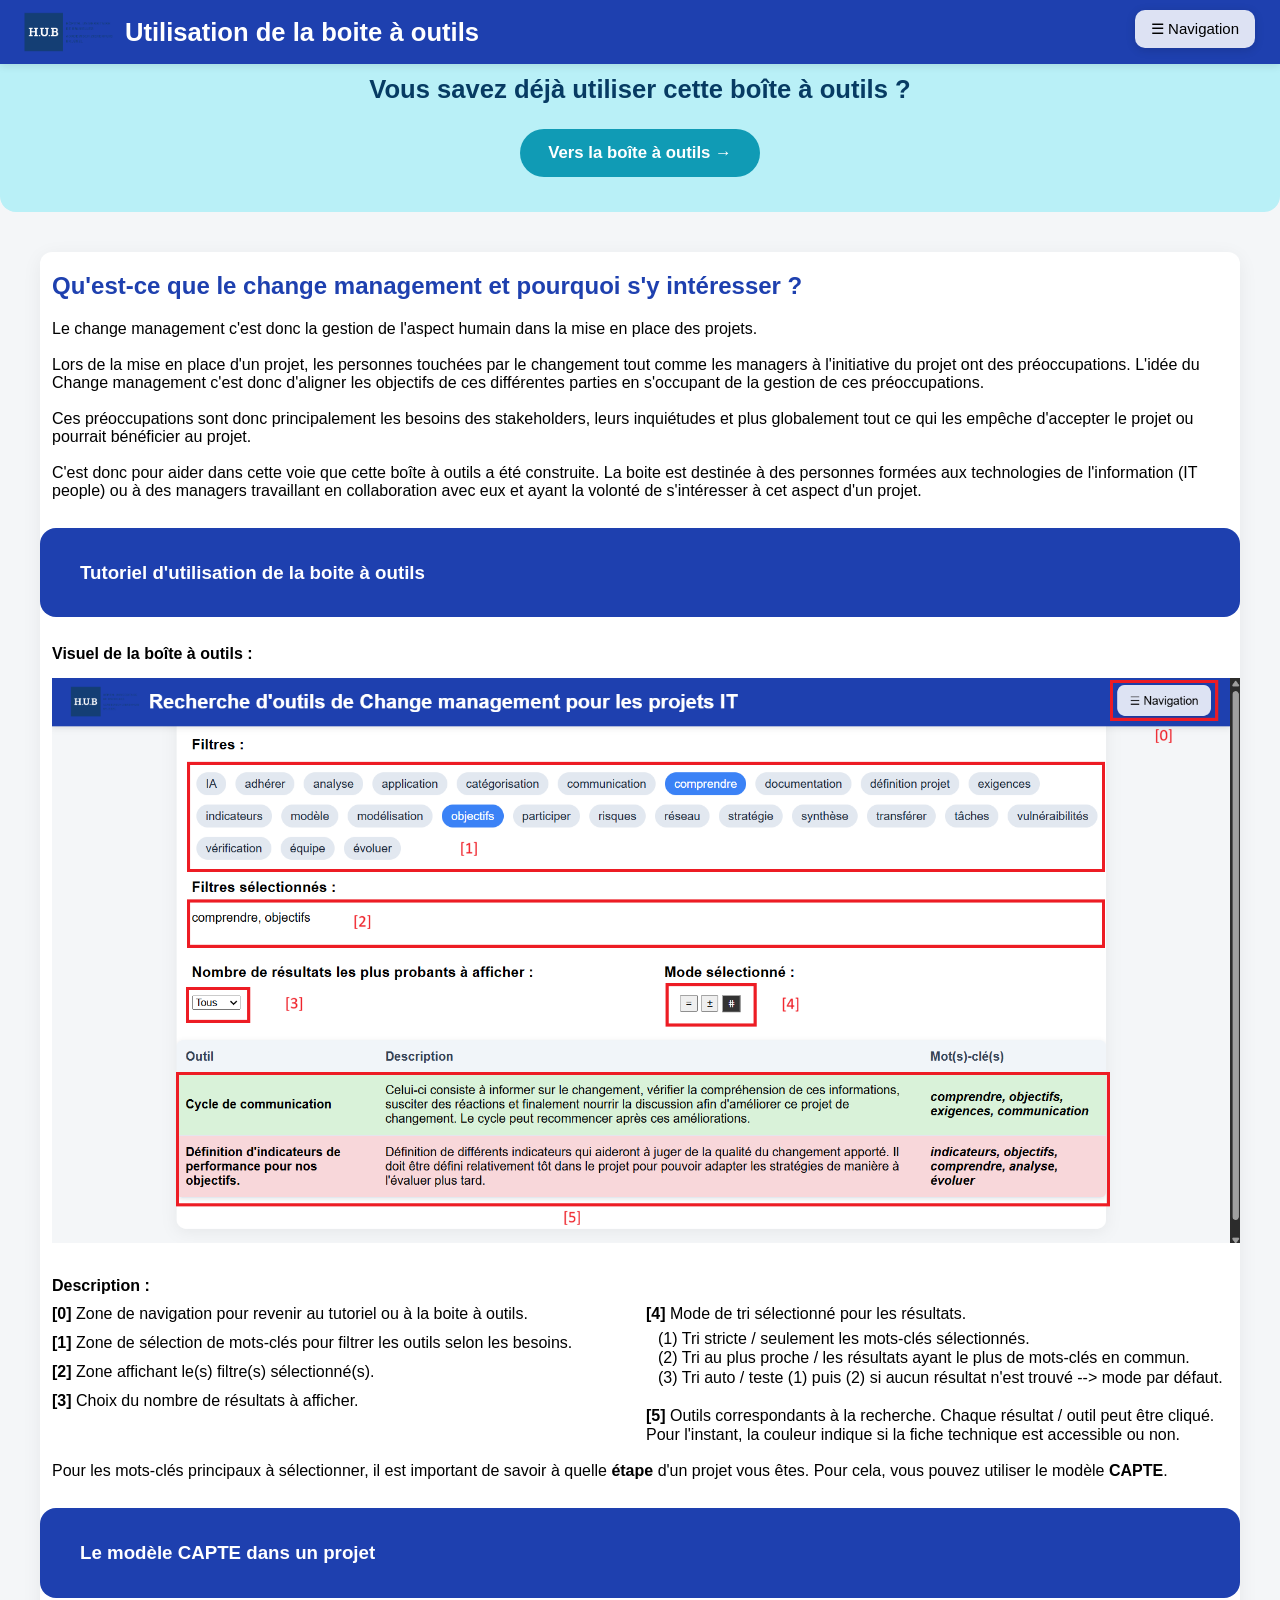
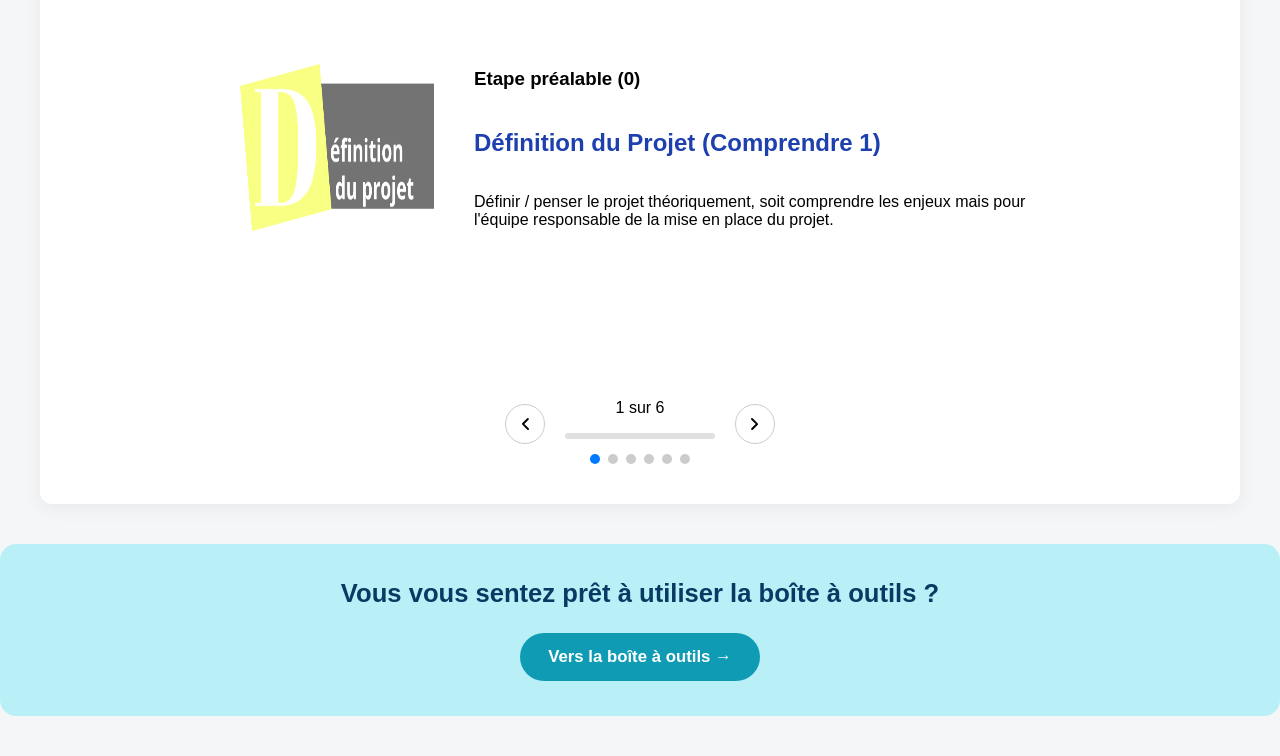
<file: index.html>
<!DOCTYPE html>
<html lang="fr">
<head>
    <meta charset="UTF-8">
    <meta name="viewport" content="width=device-width, initial-scale=1.0">

    <title>Tutoriel utilisateur pour la boite à outils</title>

    <!-- Ref CSS -->
    <link rel="stylesheet" href="css/global.css">
</head>

<body>
    <!-- Floating navigation -->
    <nav class="floating-nav">

        <button class="nav-toggle" onclick="toggleMenu()">
            ☰ Navigation
        </button>

        <div class="nav-menu" id="navMenu">
            <a href="">Tutoriel</a>
            <a href="interactive_toolbox/">Boite à outils</a>
        </div>

    </nav>

    <nav class="navbar">
        <div class="navbar-content">
            <img
                src="images/hub.png"
                alt="Logo"
                class="app-logo"
            />

            <span class="app-name">
                Utilisation de la boite à outils
            </span>
        </div>
    </nav>
    
    <!-- Go towards Toolbox if functioning is already known -->
    <nav class="option_banner">
        <h3>Vous savez déjà utiliser cette boîte à outils ?</h3>

        <a href="interactive_toolbox/" class="go-button">
            Vers la boîte à outils →
        </a>
    </nav>

    <div class="page-wrapper">

        <main>
            
            <!-- Change management definition and importance section -->
            <h2 style="margin-left: 12px;">Qu'est-ce que le change management et pourquoi s'y intéresser ?</h2>
            <div class="content">
                Le change management c'est donc la gestion de l'aspect humain dans la mise en place des projets. 
                <br><br> Lors de la mise en place d'un projet, les personnes touchées par le changement tout comme les managers à l'initiative du projet ont des préoccupations. L'idée du Change management c'est donc d'aligner les objectifs de ces différentes parties en s'occupant de la gestion de ces préoccupations. 
                <br><br> Ces préoccupations sont donc principalement les besoins des stakeholders, leurs inquiétudes et plus globalement tout ce qui les empêche d'accepter le projet ou pourrait bénéficier au projet.
                <br><br> C'est donc pour aider dans cette voie que cette boîte à outils a été construite. La boite est destinée à des personnes formées aux technologies de l'information (IT people) ou à des managers travaillant en collaboration avec eux et ayant la volonté de s'intéresser à cet aspect d'un projet.
                <br><br>
            </div>

            <!-- Tutorial on how to use the toolbox -->
            <nav class=title_banner>
                <h3>Tutoriel d'utilisation de la boite à outils</h3>
            </nav>
            <br> <b style="padding-left: 12px;">Visuel de la boîte à outils :</b>
            <dd class="fiche-value media">  
                <img src="images/tuto1.png" style="color: transparent;">
                <dd class="fiche-value" style="line-height: 1.8;">
                <br> <b>Description :</b>
                    <div class="split" style="gap: 0px; border-top: 0px;">
                        <div>
                            <b>[0]</b> Zone de navigation pour revenir au tutoriel ou à la boite à outils.
                            <br> <b>[1]</b> Zone de sélection de mots-clés pour filtrer les outils selon les besoins.
                            <br> <b>[2]</b> Zone affichant le(s) filtre(s) sélectionné(s).
                            <br> <b>[3]</b> Choix du nombre de résultats à afficher.
                        </div>
                        <div>
                            <b>[4]</b> Mode de tri sélectionné pour les résultats. 
                            <div class="content" style="line-height: 1.2;">
                                (1) Tri stricte / seulement les mots-clés sélectionnés. 
                                <br> (2) Tri au plus proche / les résultats ayant le plus de mots-clés en commun. 
                                <br> (3) Tri auto / teste (1) puis (2) si aucun résultat n'est trouvé --> mode par défaut.
                            </div>
                                <div class="content" style="margin-left: 0px; line-height: 1.2;">
                                    <br> <b>[5]</b> Outils correspondants à la recherche. Chaque résultat / outil peut être cliqué. Pour l'instant, la couleur indique si la fiche technique est accessible ou non.
                                </div>
                        </div>
                    </div> 
                </dd>
                <div class="content">
                    <br> Pour les mots-clés principaux à sélectionner, il est important de savoir à quelle <b>étape</b> d'un projet vous êtes. Pour cela, vous pouvez utiliser le modèle <b>CAPTE</b>.
                    <br><br>
                </div>
            </dd>

            <!-- CAPTE section -->
            <nav class=title_banner>
                <h3>Le modèle CAPTE dans un projet</h3>
            </nav>
            <!-- Carousel on CAPTE method -->
            <div class="carousel">
                <div class="carousel_carouselWrapper__rkHEW">
                    <div class="carousel_carouselItemWrapper__EPKIt" style="transition: 0.3s; transform: translateX(0px);">
                        
                        <!-- Section 0 -->
                        <div class="carouselItem_carouselItem__uF46n">
                            <div class="text-image ">
                                <img alt="" loading="lazy" width="194" height="199" decoding="async" data-nimg="1" src="images/definition_projet.png" style="color: transparent;">
                                <div class="text-content">
                                    <h3>Etape préalable (0)</h3>
                                    <h2>Définition du Projet (Comprendre 1)</h2>
                                    <p><span>Définir / penser le projet théoriquement, soit comprendre les enjeux mais pour l'équipe responsable de la mise en place du projet.</span></p>
                                </div>
                            </div>
                        </div>

                        <!-- Section 1 -->
                        <div class="carouselItem_carouselItem__uF46n">
                            <div class="text-image ">
                                <img alt="" loading="lazy" width="194" height="199" decoding="async" data-nimg="1" src="images/comprendre.png" style="color: transparent;">
                                <div class="text-content">
                                    <h3>Première Etape (1)</h3>
                                    <h2>Comprendre (Comprendre 2)</h2>
                                    <p><span>Tout ce qui est nécessaire pour que les concernés par le projet (les stakeholders) puissent comprendre le projet. C'est donc principalement le quoi, le pourquoi, qui sont les employés / services impactés, qui participe à la mise en place de ce projet, les attentes des managers et autres collaborateurs, les besoins de ceux-ci, les ressources nécessaires.</span></p>
                                </div>
                            </div>
                        </div>

                        <!-- Section 2 -->
                        <div class="carouselItem_carouselItem__uF46n">
                            <div class="text-image ">
                                <img alt="" loading="lazy" width="194" height="199" decoding="async" data-nimg="1" src="images/adherer.png" style="color: transparent;">
                                <div class="text-content">
                                    <h3>Seconde Etape (2)</h3>
                                    <h2>Adhérer</h2>
                                    <p><span>Le but de cette étape est donc de convaincre les personnes touchées par le projet afin qu'ils adhérent à la mise en place de celui-ci. La compréhension des besoins est primordiale et la psychologie peut aider lors de cette étape.</span></p>
                                </div>
                            </div>
                        </div>

                        <!-- Section 3 -->
                        <div class="carouselItem_carouselItem__uF46n">
                            <div class="text-image ">
                                <img alt="" loading="lazy" width="194" height="199" decoding="async" data-nimg="1" src="images/participer.png" style="color: transparent;">
                                <div class="text-content">
                                    <h3>Troisième Etape (3)</h3>
                                    <h2>Participer</h2>
                                    <p><span>Cette étape consiste à trouver des personnes provenant du métier / terrain intéressées et qui s'impliquent dans ce changement, ceux-ci vont devenir ambassadeurs du changement et aider à convertir / motiver d'autres personnes les entourant. Elle consiste également à trouver des manières adaptées pour faire participer les parties prenantes dans le projet de manière à améliorer le projet grâce à leur expertise et connaissance métier, on peut tirer un bénéfice de la pluralité des points de vue également.</span></p>
                                </div>
                            </div>
                        </div>

                        <!-- Section 4 -->
                        <div class="carouselItem_carouselItem__uF46n">
                            <div class="text-image ">
                                <img alt="" loading="lazy" width="194" height="199" decoding="async" data-nimg="1" src="images/transferer.png" style="color: transparent;">
                                <div class="text-content">
                                    <h3>Quatrième Etape (4)</h3>
                                    <h2>Transférer</h2>
                                    <p><span>Lors de cette étape on commence à s'intéresser à l'après, à comment faire perdurer le projet de changement dans le temps. C'est donc documenter les changements pour que de nouveaux arrivants puissent s'intégrer dans ce nouvel environnement et c'est également la formation. Pour cela, il faut toutefois avoir au préalable retirer les barrières par la sensibilisation des individus.</span></p>
                                </div>
                            </div>
                        </div>

                        <!-- Section 5 -->
                        <div class="carouselItem_carouselItem__uF46n">
                            <div class="text-image ">
                                <img alt="" loading="lazy" width="194" height="199" decoding="async" data-nimg="1" src="images/evoluer.png" style="color: transparent;">
                                <div class="text-content">
                                    <h3>Cinquième Etape (5)</h3>
                                    <h2>Evoluer</h2>
                                    <p><span>Tous les processus qui permettent l'amélioration dans le temps de ce projet à l'avenir. La mise en place d'un réseau de communication des problèmes subsistants par feedbacks et autres manières de promouvoir l'amélioration. Ensuite, l'évaluation de la réussite du projet via des indicateurs, le remerciement et la fête des efforts réalisés et la reconnaissance des résultats du projet font également partie des tâches inclues dans cette partie.</span></p>
                                </div>
                            </div>
                        </div>

                    </div>
                </div>
            </div>
            <div>
                <div class="caret-wrapper carousel_caretWrapper__Hb21n">
                    <button class="caret caret-left carousel_caret__psJO9" style="transform: rotate(90deg);">
                        <svg aria-hidden="true" fill="currentColor" focusable="false" xmlns="http://www.w3.org/2000/svg" viewBox="0 0 7 5" class="block-flashcards-slider-arrow-icon block-flashcards-slider-arrow-icon--next">
                            <path d="M3.104 3.896a.5.5 0 0 0 .707 0l2.543-2.542a.5.5 0 0 0-.708-.708L3.473 2.851 1.353.73a.5.5 0 1 0-.707.707l2.458 2.458Z"></path>
                        </svg>
                    </button>
                    <div class="progress undefined">
                        <div class="line-wrapper carousel_lineWrapper__RP4Yk">
                            <p>1 sur 6</p>
                            <div class="progress-line carousel_progress__F5zal">
                                <div style="height: 100%; background-color: var(--primary-color); width: 16.6%; transition: width 0.3s;"></div>
                            </div>
                        </div>
                        <div class="bubble-wrapper carousel_bubbleWrapper__4e78Z">
                            <div class="carousel_bubble__h_edT carousel_currentBubble__r81YZ"></div>
                            <div class="carousel_bubble__h_edT"></div>
                            <div class="carousel_bubble__h_edT"></div>
                            <div class="carousel_bubble__h_edT"></div>
                            <div class="carousel_bubble__h_edT"></div>
                            <div class="carousel_bubble__h_edT"></div>
                        </div>
                    </div>
                    <button class="caret caret-right carousel_caret__psJO9" style="transform: rotate(-90deg);">
                        <svg aria-hidden="true" fill="currentColor" focusable="false" xmlns="http://www.w3.org/2000/svg" viewBox="0 0 7 5" class="block-flashcards-slider-arrow-icon block-flashcards-slider-arrow-icon--next">
                            <path d="M3.104 3.896a.5.5 0 0 0 .707 0l2.543-2.542a.5.5 0 0 0-.708-.708L3.473 2.851 1.353.73a.5.5 0 1 0-.707.707l2.458 2.458Z"></path>
                        </svg>
                    </button>
                </div>
            </div>
    </div>


    </main>

    <!-- Go towards Toolbox if functioning is understood -->
    <nav class="option_banner">
        <h3>Vous vous sentez prêt à utiliser la boîte à outils ?</h3>

        <a href="interactive_toolbox/" class="go-button">
            Vers la boîte à outils →
        </a>
    </nav>

    

    <!-- Ref JavaScript -->
    <script src="js/toolbox.js"></script>

</body>
</html>
</file>
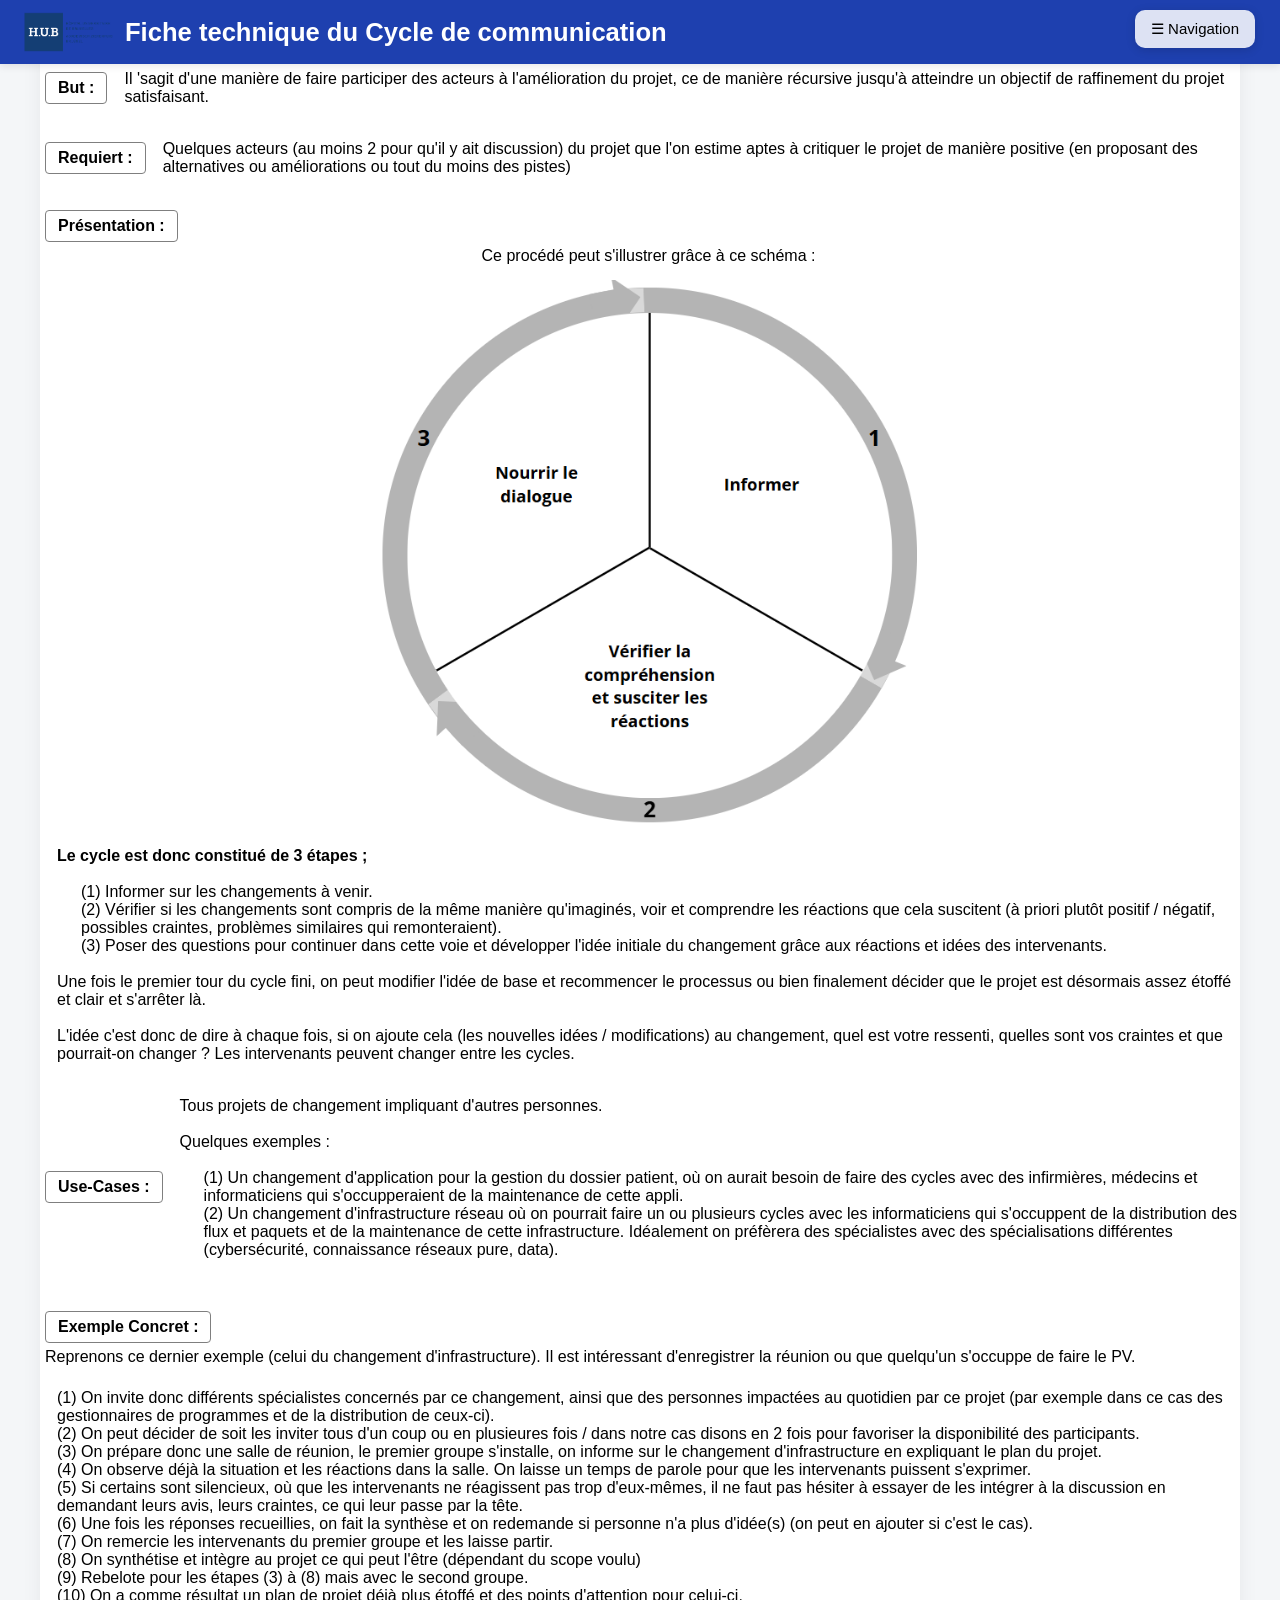
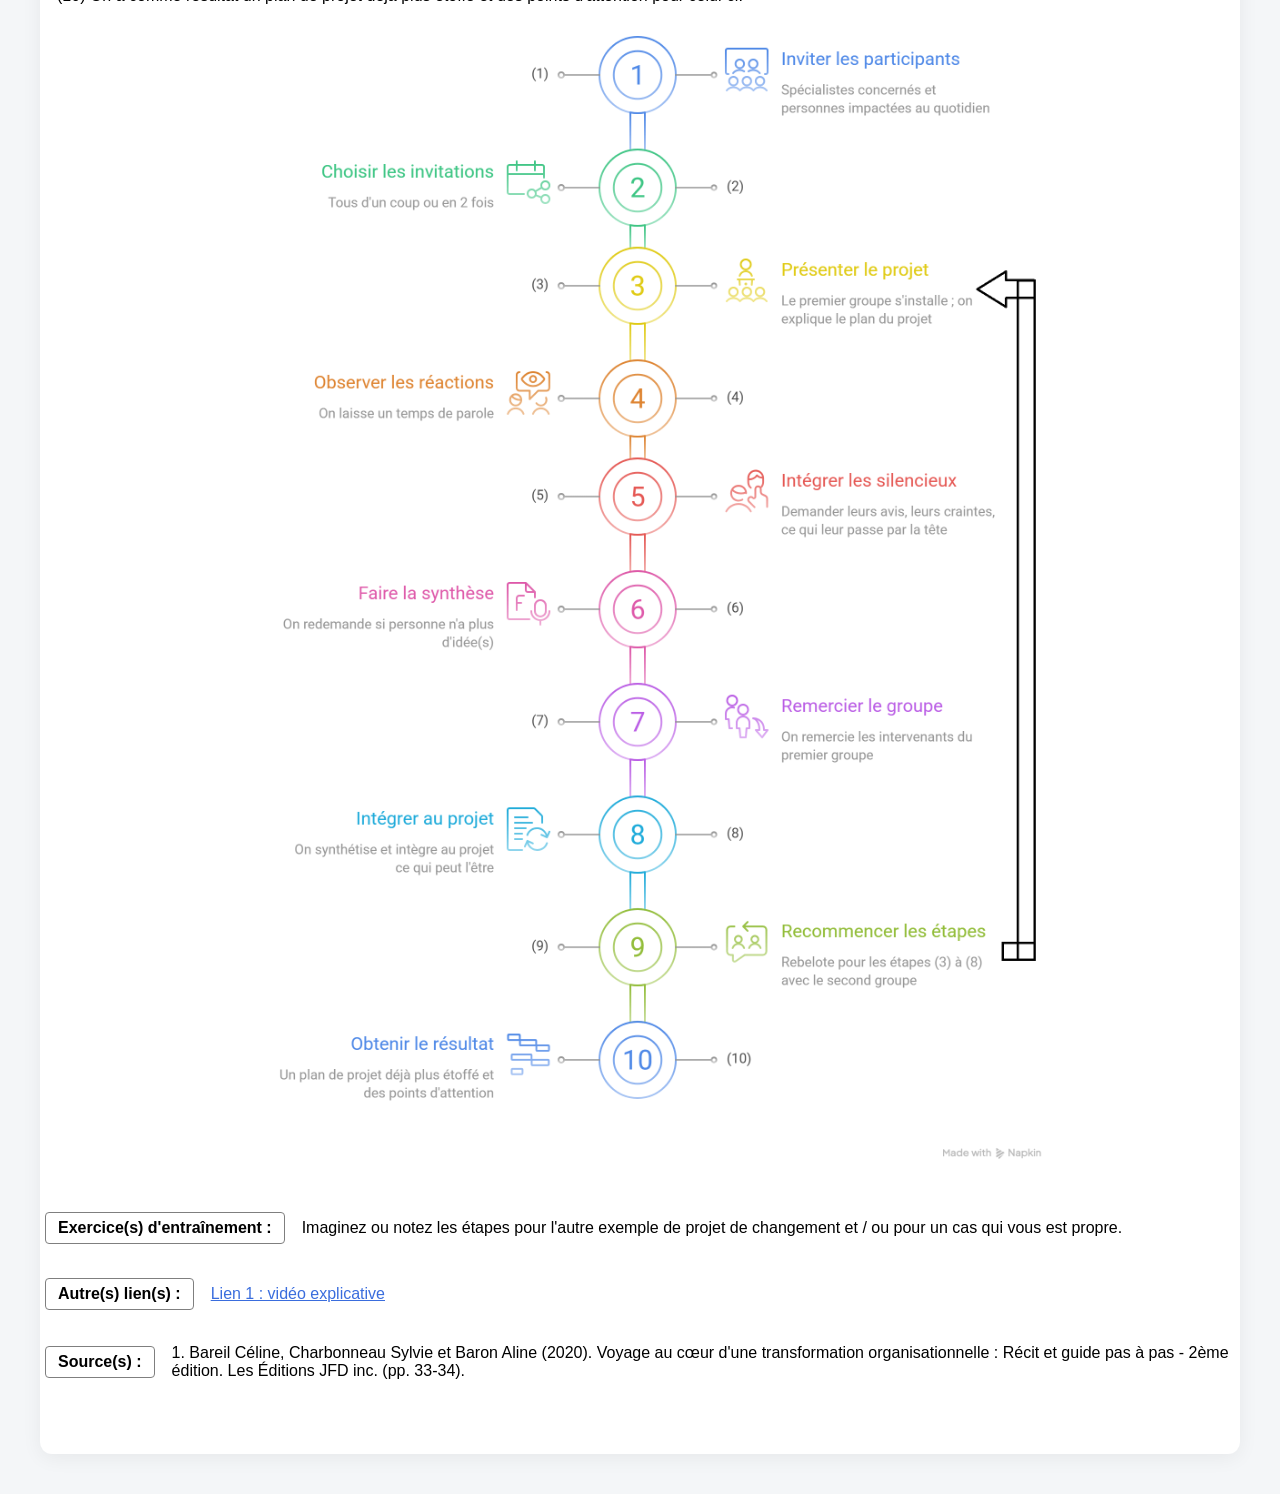
<file: tools/cycle-de-communication.html>
<!DOCTYPE html>
<html lang="fr">
<head>
    <meta charset="UTF-8">
    <title>Fiche technique du Cycle de communication</title>
    <link rel="stylesheet" href="../css/global.css">
    <script src="../js/navbar.js"></script>
</head>
<body>

    <!-- Reusable Component -->
    <app-nav></app-nav>

    <div class="page-wrapper">
    <main class="fiche">
        <dl>
          <div class="fiche-row">
            <dt class="fiche-label">But :</dt>
            <dd class="fiche-value">Il 'sagit d'une manière de faire participer des acteurs à l'amélioration du projet, ce de manière récursive jusqu'à atteindre un objectif de raffinement du projet satisfaisant.</dd>
          </div>
    
          <div class="fiche-row">
            <dt class="fiche-label">Requiert :</dt>
            <dd class="fiche-value">Quelques acteurs (au moins 2 pour qu'il y ait discussion) du projet que l'on estime aptes à critiquer le projet de manière positive (en proposant des alternatives ou améliorations ou tout du moins des pistes) </dd>
          </div>
    
          <div class="fiche-row">
            <dt class="fiche-label">Présentation :</dt>
            <dd class="fiche-value media">
              <a>Ce procédé peut s'illustrer grâce à ce schéma :</a>
              <img src="../images/cycle_communication.png" alt="Cycle de communication schéma Bareil" style="width: 50%">
            </dd>
            <dd class="fiche-value"> <br> <b>Le cycle est donc constitué de 3 étapes ;</b>
              <span class="content" style="padding-left: 12px;">
                <br> (1) Informer sur les changements à venir. 
                <br> (2) Vérifier si les changements sont compris de la même manière qu'imaginés, voir et comprendre les réactions que cela suscitent (à priori plutôt positif / négatif, possibles craintes, problèmes similaires qui remonteraient). 
                <br> (3) Poser des questions pour continuer dans cette voie et développer l'idée initiale du changement grâce aux réactions et idées des intervenants. 
              </span>
              <br> Une fois le premier tour du cycle fini, on peut modifier l'idée de base et recommencer le processus ou bien finalement décider que le projet est désormais assez étoffé et clair et s'arrêter là. 
              <br><br> L'idée c'est donc de dire à chaque fois, si on ajoute cela (les nouvelles idées / modifications) au changement, quel est votre ressenti, quelles sont vos craintes et que pourrait-on changer ? Les intervenants peuvent changer entre les cycles.
            </dd>
          </div>
    
          <div class="fiche-row">
            <dt class="fiche-label">Use-Cases :</dt>
            <dd class="fiche-value">
              Tous projets de changement impliquant d'autres personnes. 
              <br><br> Quelques exemples :
              <span class="content" style="padding-left: 12px;">
                <br> (1) Un changement d'application pour la gestion du dossier patient, où on aurait besoin de faire des cycles avec des infirmières, médecins et informaticiens qui s'occupperaient de la maintenance de cette appli.
                <br> (2) Un changement d'infrastructure réseau où on pourrait faire un ou plusieurs cycles avec les informaticiens qui s'occuppent de la distribution des flux et paquets et de la maintenance de cette infrastructure. Idéalement on préfèrera des spécialistes avec des spécialisations différentes (cybersécurité, connaissance réseaux pure, data).
              </span> 
              <br>
            </dd>
          </div>

          <div class="fiche-row">
            <dt class="fiche-label">Exemple Concret :</dt>
            <a>Reprenons ce dernier exemple (celui du changement d'infrastructure). Il est intéressant d'enregistrer la réunion ou que quelqu'un s'occuppe de faire le PV.</a>
            <dd class="fiche-value">
              <br> (1) On invite donc différents spécialistes concernés par ce changement, ainsi que des personnes impactées au quotidien par ce projet (par exemple dans ce cas des gestionnaires de programmes et de la distribution de ceux-ci).
              <br> (2) On peut décider de soit les inviter tous d'un coup ou en plusieures fois / dans notre cas disons en 2 fois pour favoriser la disponibilité des participants.
              <br> (3) On prépare donc une salle de réunion, le premier groupe s'installe, on informe sur le changement d'infrastructure en expliquant le plan du projet.
              <br> (4) On observe déjà la situation et les réactions dans la salle. On laisse un temps de parole pour que les intervenants puissent s'exprimer.
              <br> (5) Si certains sont silencieux, où que les intervenants ne réagissent pas trop d'eux-mêmes, il ne faut pas hésiter à essayer de les intégrer à la discussion en demandant leurs avis, leurs craintes, ce qui leur passe par la tête.
              <br> (6) Une fois les réponses recueillies, on fait la synthèse et on redemande si personne n'a plus d'idée(s) (on peut en ajouter si c'est le cas).
              <br> (7) On remercie les intervenants du premier groupe et les laisse partir.
              <br> (8) On synthétise et intègre au projet ce qui peut l'être (dépendant du scope voulu)
              <br> (9) Rebelote pour les étapes (3) à (8) mais avec le second groupe.
              <br> (10) On a comme résultat un plan de projet déjà plus étoffé et des points d'attention pour celui-ci.
            </dd>
            <dd class="fiche-value media">
              <img src="../images/cycle_communication_2.png" alt="Cycle de communication schéma Bareil" style="width: 70%">
            </dd>
          </div>
    
          <div class="fiche-row">
            <dt class="fiche-label">Exercice(s) d'entraînement :</dt>
            <dd class="fiche-value">Imaginez ou notez les étapes pour l'autre exemple de projet de changement et / ou pour un cas qui vous est propre.</dd>
          </div>
    
          <div class="fiche-row">
            <dt class="fiche-label">Autre(s) lien(s) :</dt>
            <dd class="fiche-value fiche-links">
              <a href="https://study.com/academy/lesson/communication-cycle-definition-stages.html" style="color:rgb(58, 109, 221)">Lien 1 : vidéo explicative</a>
            </dd>
          </div>

          <div class="fiche-row">
            <dt class="fiche-label">Source(s) :</dt>
            <dd class="fiche-value">
              1. Bareil Céline, Charbonneau Sylvie et Baron Aline (2020). Voyage au cœur d'une transformation organisationnelle : Récit et guide pas à pas - 2ème édition. Les Éditions JFD inc. (pp. 33-34).
            </dd>
          </div>
        </dl>
    </main>
  </div>
    

</body>


</html>
</file>
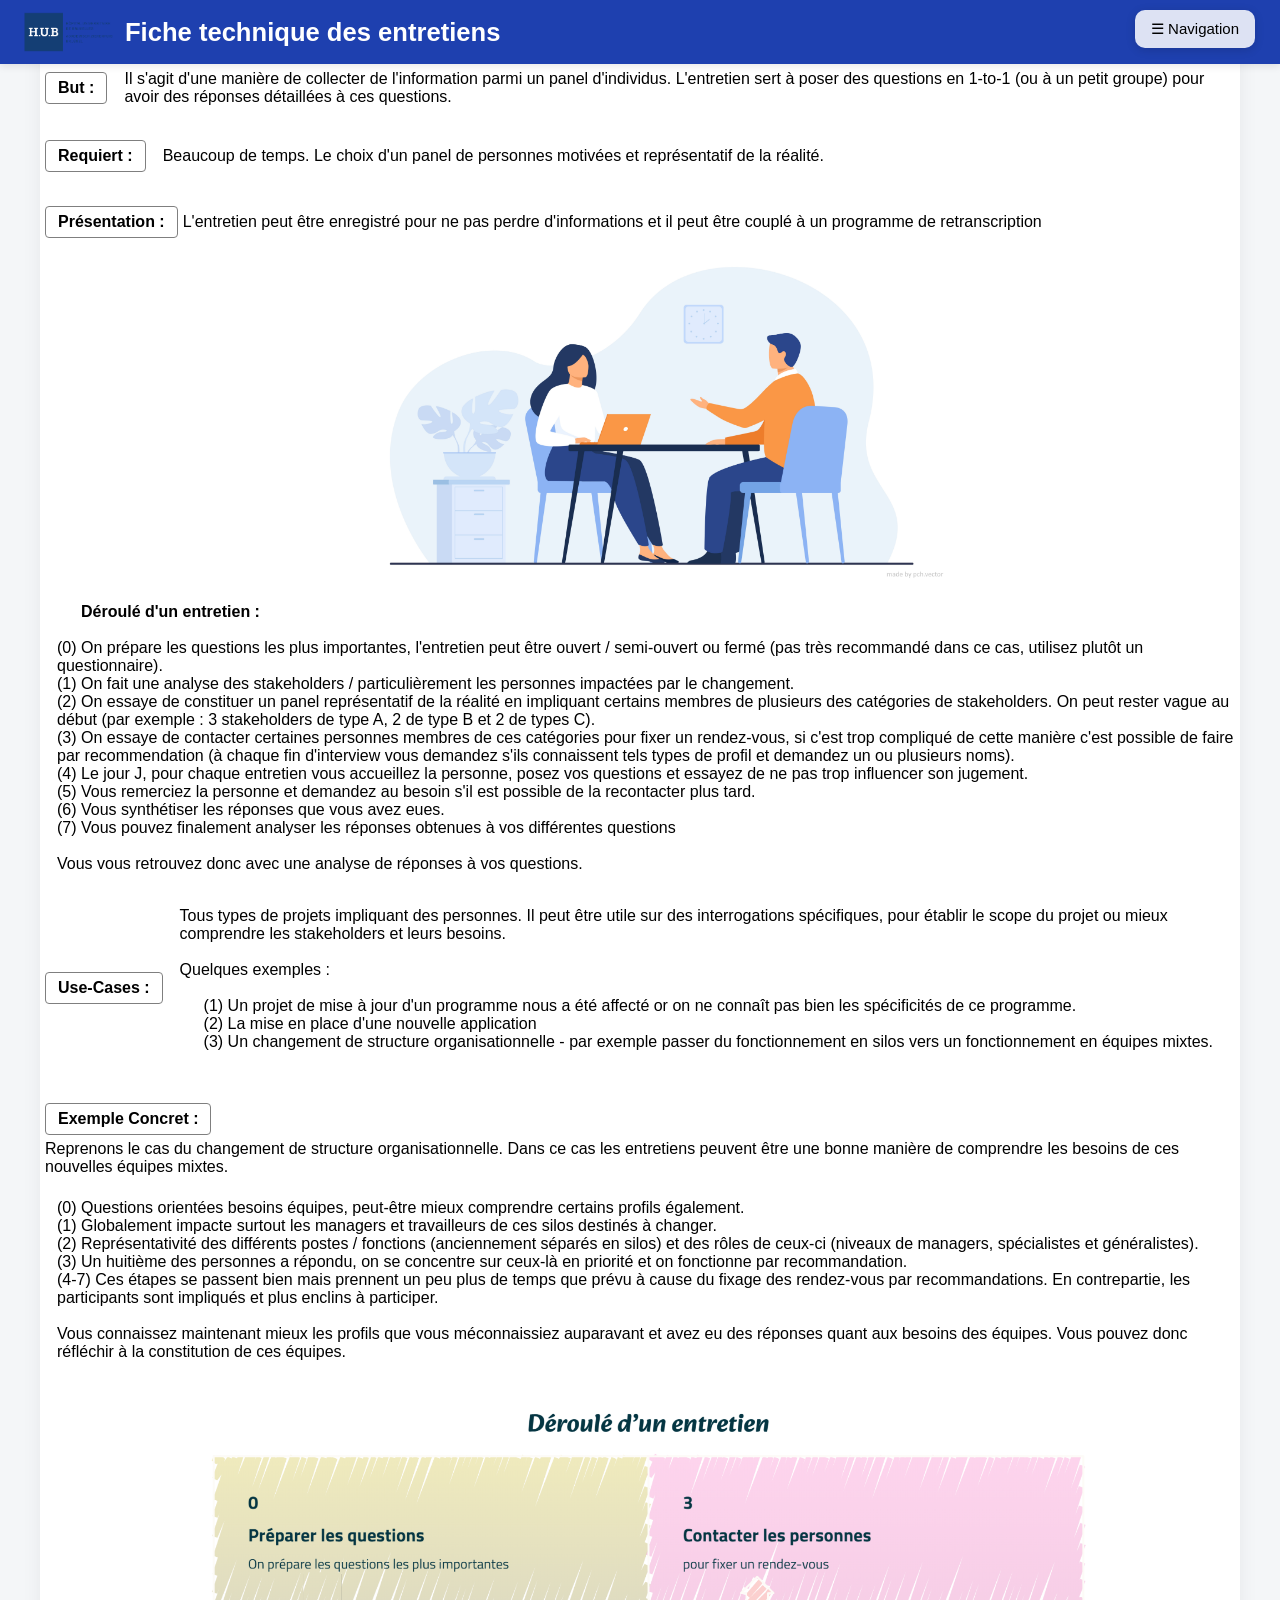
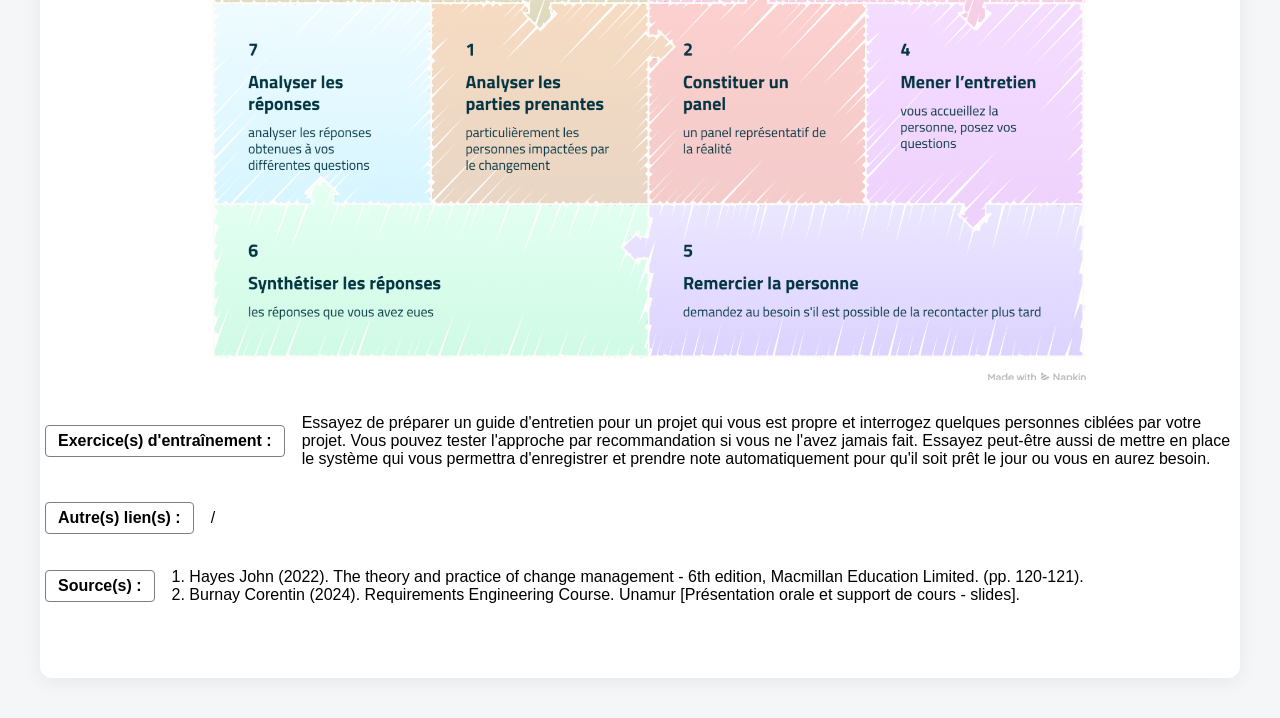
<file: tools/entretiens.html>
<!DOCTYPE html>
<html lang="fr">
<head>
    <meta charset="UTF-8">
    <title>Fiche technique des entretiens</title>
    <link rel="stylesheet" href="../css/global.css">
    <script src="../js/navbar.js"></script>
</head>
<body>

    <app-nav></app-nav>

    <div class="page-wrapper">
    <main class="fiche">
        <dl>
          <div class="fiche-row">
            <dt class="fiche-label">But :</dt>
            <dd class="fiche-value">Il s'agit d'une manière de collecter de l'information parmi un panel d'individus. L'entretien sert à poser des questions en 1-to-1 (ou à un petit groupe) pour avoir des réponses détaillées à ces questions.</dd>
          </div>
    
          <div class="fiche-row">
            <dt class="fiche-label">Requiert :</dt>
            <dd class="fiche-value">Beaucoup de temps. Le choix d'un panel de personnes motivées et représentatif de la réalité. </dd>
          </div>
    
          <div class="fiche-row">
            <dt class="fiche-label">Présentation :</dt> <a>L'entretien peut être enregistré pour ne pas perdre d'informations et il peut être couplé à un programme de retranscription</a>
            <dd class="fiche-value media"> 
              <img src="../images/entretiens_1.jpg" alt="Entretiens / interviews" style="width: 50%">
            </dd>
            <dd class="fiche-value"> 
              <span class="content" style="padding-left: 12px;">
                <br> <b>Déroulé d'un entretien :</b>
              </span>
              <br> (0) On prépare les questions les plus importantes, l'entretien peut être ouvert / semi-ouvert ou fermé (pas très recommandé dans ce cas, utilisez plutôt un questionnaire).
              <br> (1) On fait une analyse des stakeholders / particulièrement les personnes impactées par le changement.
              <br> (2) On essaye de constituer un panel représentatif de la réalité en impliquant certains membres de plusieurs des catégories de stakeholders. On peut rester vague au début (par exemple : 3 stakeholders de type A, 2 de type B et 2 de types C).
              <br> (3) On essaye de contacter certaines personnes membres de ces catégories pour fixer un rendez-vous, si c'est trop compliqué de cette manière c'est possible de faire par recommendation (à chaque fin d'interview vous demandez s'ils connaissent tels types de profil et demandez un ou plusieurs noms).
              <br> (4) Le jour J, pour chaque entretien vous accueillez la personne, posez vos questions et essayez de ne pas trop influencer son jugement.
              <br> (5) Vous remerciez la personne et demandez au besoin s'il est possible de la recontacter plus tard.
              <br> (6) Vous synthétiser les réponses que vous avez eues.
              <br> (7) Vous pouvez finalement analyser les réponses obtenues à vos différentes questions
              <br><br> Vous vous retrouvez donc avec une analyse de réponses à vos questions.
            </dd>
          </div>
    
          <div class="fiche-row">
            <dt class="fiche-label">Use-Cases :</dt>
            <dd class="fiche-value">
              Tous types de projets impliquant des personnes. Il peut être utile sur des interrogations spécifiques, pour établir le scope du projet ou mieux comprendre les stakeholders et leurs besoins.
              <br><br> Quelques exemples :
              <span class="content" style="padding-left: 12px;">
                <br> (1) Un projet de mise à jour d'un programme nous a été affecté or on ne connaît pas bien les spécificités de ce programme.
                <br> (2) La mise en place d'une nouvelle application
                <br> (3) Un changement de structure organisationnelle - par exemple passer du fonctionnement en silos vers un fonctionnement en équipes mixtes.
              </span> 
              <br>
            </dd>
          </div>

          <div class="fiche-row">
            <dt class="fiche-label">Exemple Concret :</dt>
            <a>Reprenons le cas du changement de structure organisationnelle. Dans ce cas les entretiens peuvent être une bonne manière de comprendre les besoins de ces nouvelles équipes mixtes.</a>
            <dd class="fiche-value">
              <br> (0) Questions orientées besoins équipes, peut-être mieux comprendre certains profils également.
              <br> (1) Globalement impacte surtout les managers et travailleurs de ces silos destinés à changer.
              <br> (2) Représentativité des différents postes / fonctions (anciennement séparés en silos) et des rôles de ceux-ci (niveaux de managers, spécialistes et généralistes).
              <br> (3) Un huitième des personnes a répondu, on se concentre sur ceux-là en priorité et on fonctionne par recommandation.
              <br> (4-7) Ces étapes se passent bien mais prennent un peu plus de temps que prévu à cause du fixage des rendez-vous par recommandations. En contrepartie, les participants sont impliqués et plus enclins à participer.
              <br><br> Vous connaissez maintenant mieux les profils que vous méconnaissiez auparavant et avez eu des réponses quant aux besoins des équipes. Vous pouvez donc réfléchir à la constitution de ces équipes.
            </dd>
            <dd class="fiche-value media">
              <img src="../images/entretiens_2.png" alt="Cycle de communication schéma Bareil" style="width: 90%">
            </dd>
          </div>
    
          <div class="fiche-row">
            <dt class="fiche-label">Exercice(s) d'entraînement :</dt>
            <dd class="fiche-value">Essayez de préparer un guide d'entretien pour un projet qui vous est propre et interrogez quelques personnes ciblées par votre projet. Vous pouvez tester l'approche par recommandation si vous ne l'avez jamais fait. Essayez peut-être aussi de mettre en place le système qui vous permettra d'enregistrer et prendre note automatiquement pour qu'il soit prêt le jour ou vous en aurez besoin.</dd>
          </div>

          <div class="fiche-row">
            <dt class="fiche-label">Autre(s) lien(s) :</dt>
            <dd class="fiche-value">/</dd>
          </div>

          <div class="fiche-row">
            <dt class="fiche-label">Source(s) :</dt>
            <dd class="fiche-value">
              1. Hayes John (2022). The theory and practice of change management - 6th edition, Macmillan Education Limited. (pp. 120-121).
              <br> 2. Burnay Corentin (2024). Requirements Engineering Course. Unamur [Présentation orale et support de cours - slides].
            </dd>
          </div>
        </dl>
    </main>
  </div>
    

</body>


</html>
</file>
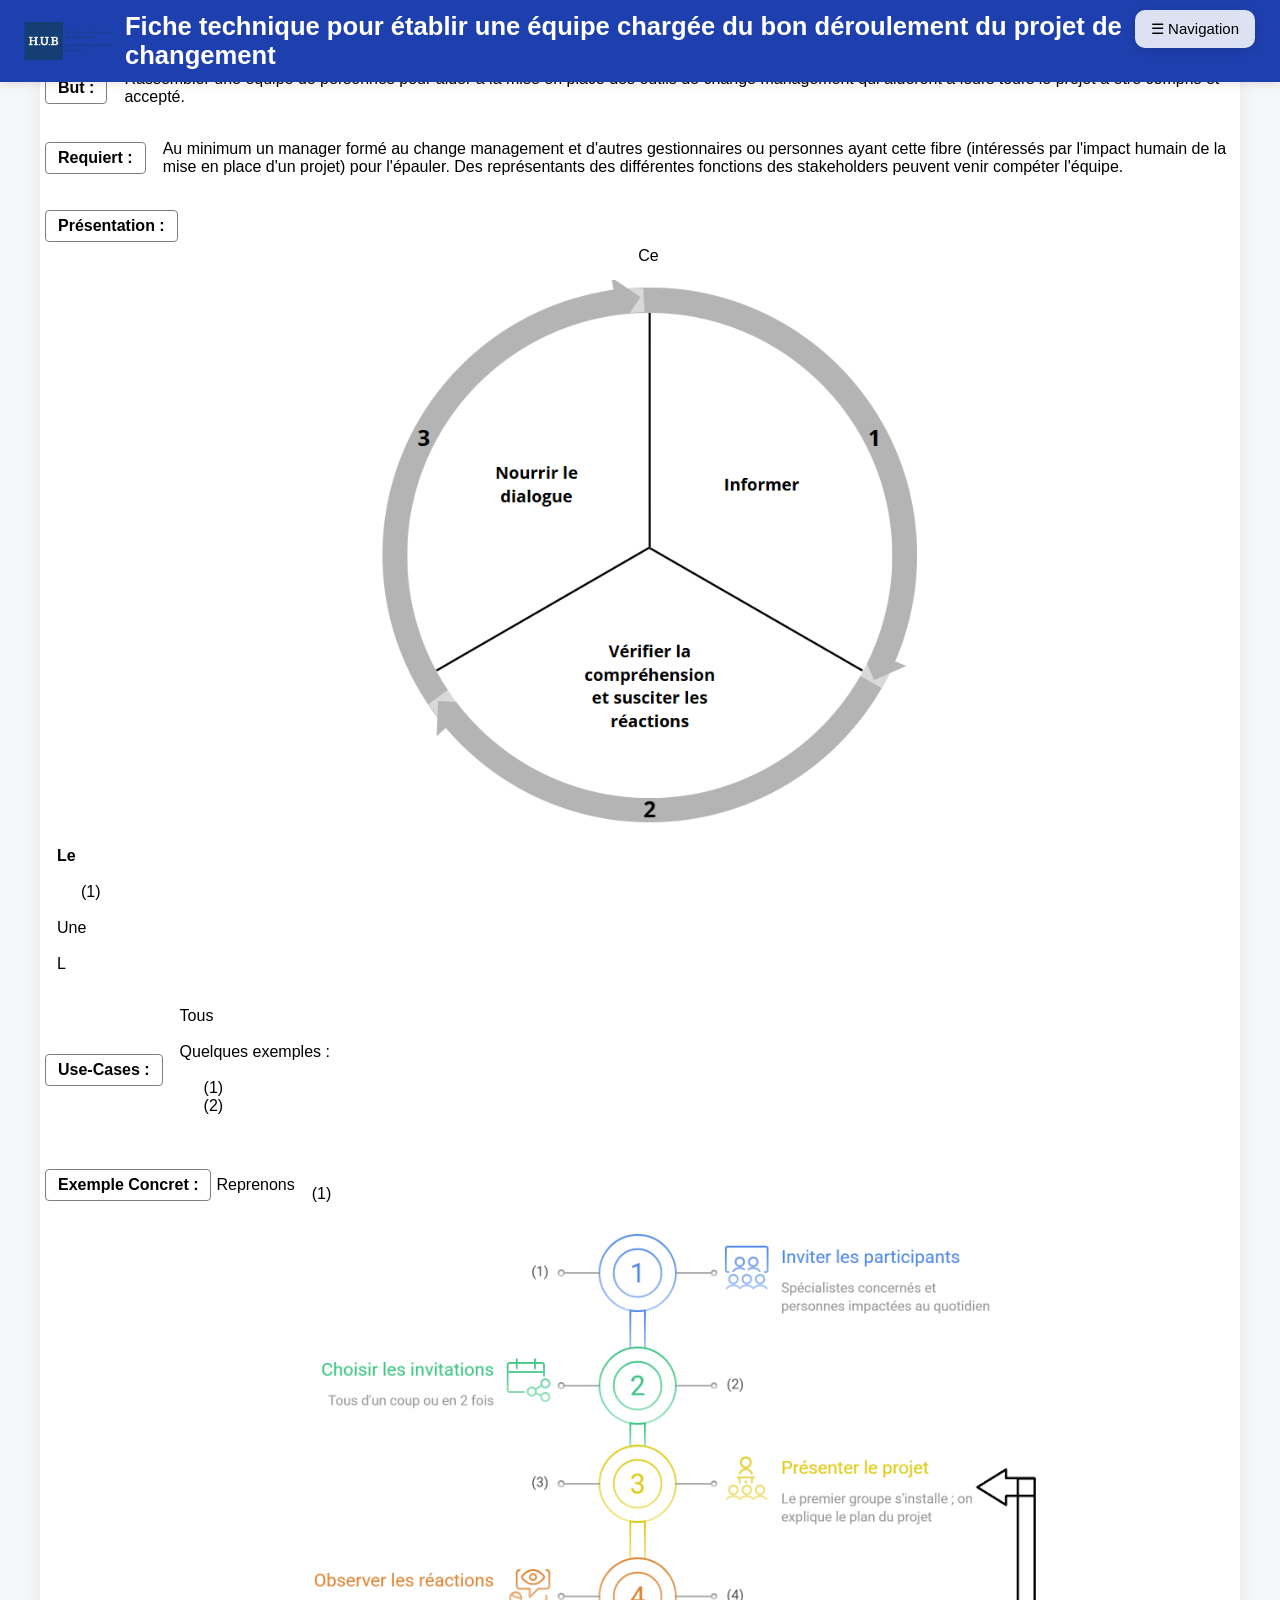
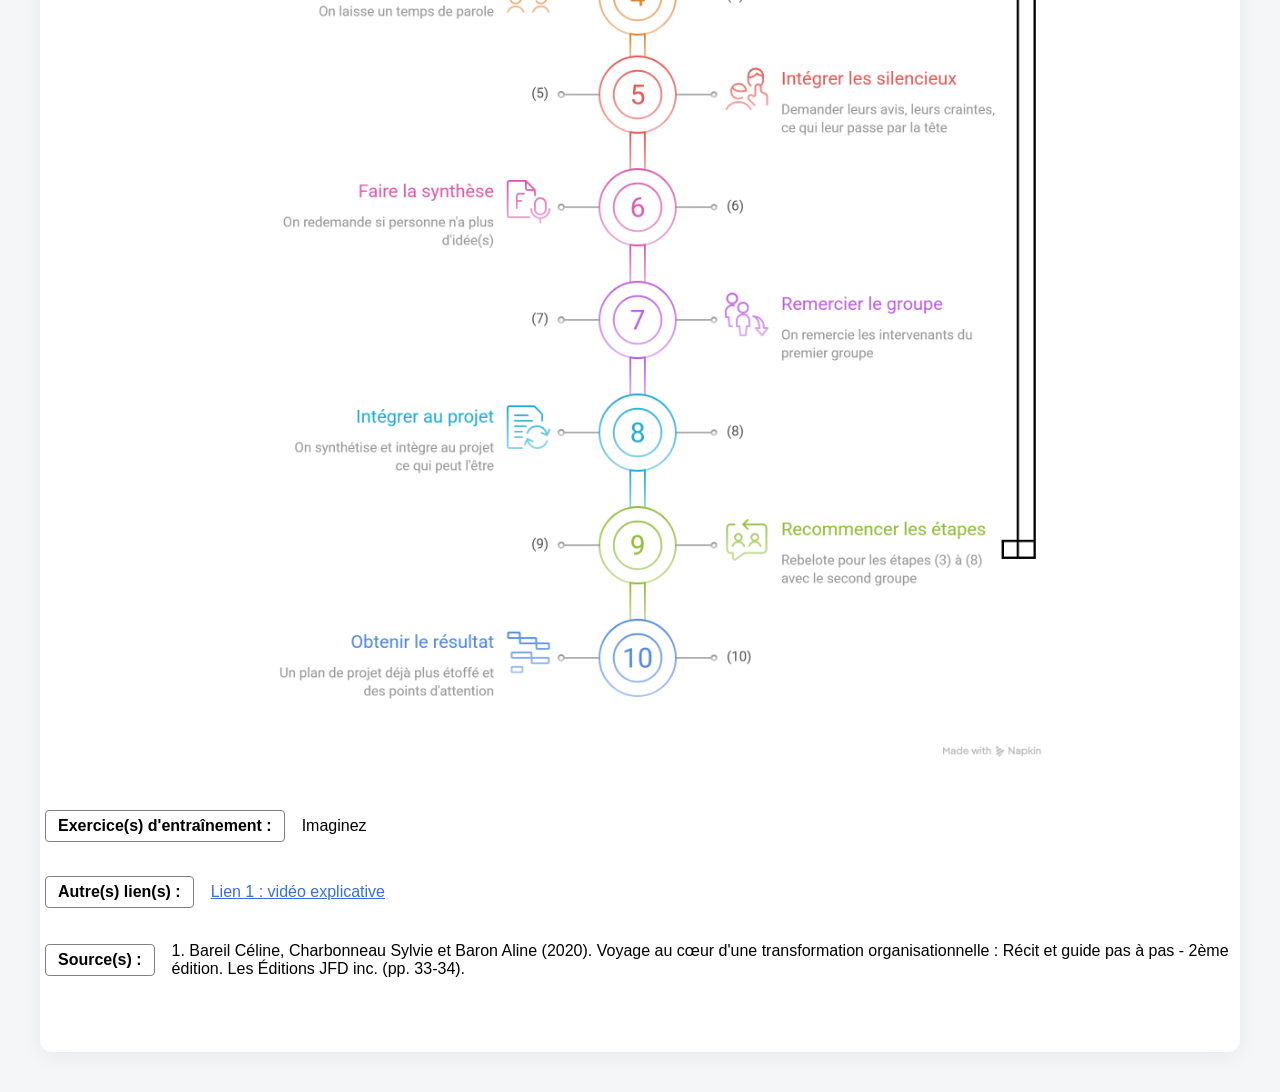
<file: tools/etablissement-d’une-équipe-chargée-du-bon-déroulement-du-projet-de-changement.html>
<!DOCTYPE html>
<html lang="fr">
<head>
    <meta charset="UTF-8">
    <title>Fiche technique pour établir une équipe chargée du bon déroulement du projet de changement</title>
    <link rel="stylesheet" href="../css/global.css">
    <script src="../js/navbar.js"></script>
</head>
<body>

    <app-nav></app-nav>

    <div class="page-wrapper">
    <main class="fiche">
        <dl>
          <div class="fiche-row">
            <dt class="fiche-label">But :</dt>
            <dd class="fiche-value">Rassembler une équipe de personnes pour aider à la mise en place des outils de change management qui aideront à leurs tours le projet à être compris et accepté. </dd>
          </div>
    
          <div class="fiche-row">
            <dt class="fiche-label">Requiert :</dt>
            <dd class="fiche-value">Au minimum un manager formé au change management et d'autres gestionnaires ou personnes ayant cette fibre (intéressés par l'impact humain de la mise en place d'un projet) pour l'épauler. Des représentants des différentes fonctions des stakeholders peuvent venir compéter l'équipe.</dd>
          </div>
    
          <div class="fiche-row">
            <dt class="fiche-label">Présentation :</dt>
            <dd class="fiche-value media">
              <a>Ce </a>
              <img src="../images/cycle_communication.png" alt="Cycle de communication schéma Bareil" style="width: 50%">
            </dd>
            <dd class="fiche-value"> <br> <b>Le </b>
              <span class="content" style="padding-left: 12px;">
                <br> (1)  
              </span>
              <br> Une 
              <br><br> L
            </dd>
          </div>
    
          <div class="fiche-row">
            <dt class="fiche-label">Use-Cases :</dt>
            <dd class="fiche-value">
              Tous  
              <br><br> Quelques exemples :
              <span class="content" style="padding-left: 12px;">
                <br> (1) 
                <br> (2) 
              </span> 
              <br>
            </dd>
          </div>

          <div class="fiche-row">
            <dt class="fiche-label">Exemple Concret :</dt>
            <a>Reprenons </a>
            <dd class="fiche-value">
              <br> (1) 
            </dd>
            <dd class="fiche-value media">
              <img src="../images/cycle_communication_2.png" alt="Cycle de communication schéma Bareil" style="width: 70%">
            </dd>
          </div>
    
          <div class="fiche-row">
            <dt class="fiche-label">Exercice(s) d'entraînement :</dt>
            <dd class="fiche-value">Imaginez </dd>
          </div>
    
          <div class="fiche-row">
            <dt class="fiche-label">Autre(s) lien(s) :</dt>
            <dd class="fiche-value fiche-links">
              <a href="https://study.com/academy/lesson/communication-cycle-definition-stages.html" style="color:rgb(58, 109, 221)">Lien 1 : vidéo explicative</a>
            </dd>
          </div>

          <div class="fiche-row">
            <dt class="fiche-label">Source(s) :</dt>
            <dd class="fiche-value">
              1. Bareil Céline, Charbonneau Sylvie et Baron Aline (2020). Voyage au cœur d'une transformation organisationnelle : Récit et guide pas à pas - 2ème édition. Les Éditions JFD inc. (pp. 33-34).
            </dd>
          </div>
        </dl>
    </main>
  </div>
    

</body>


</html>
</file>
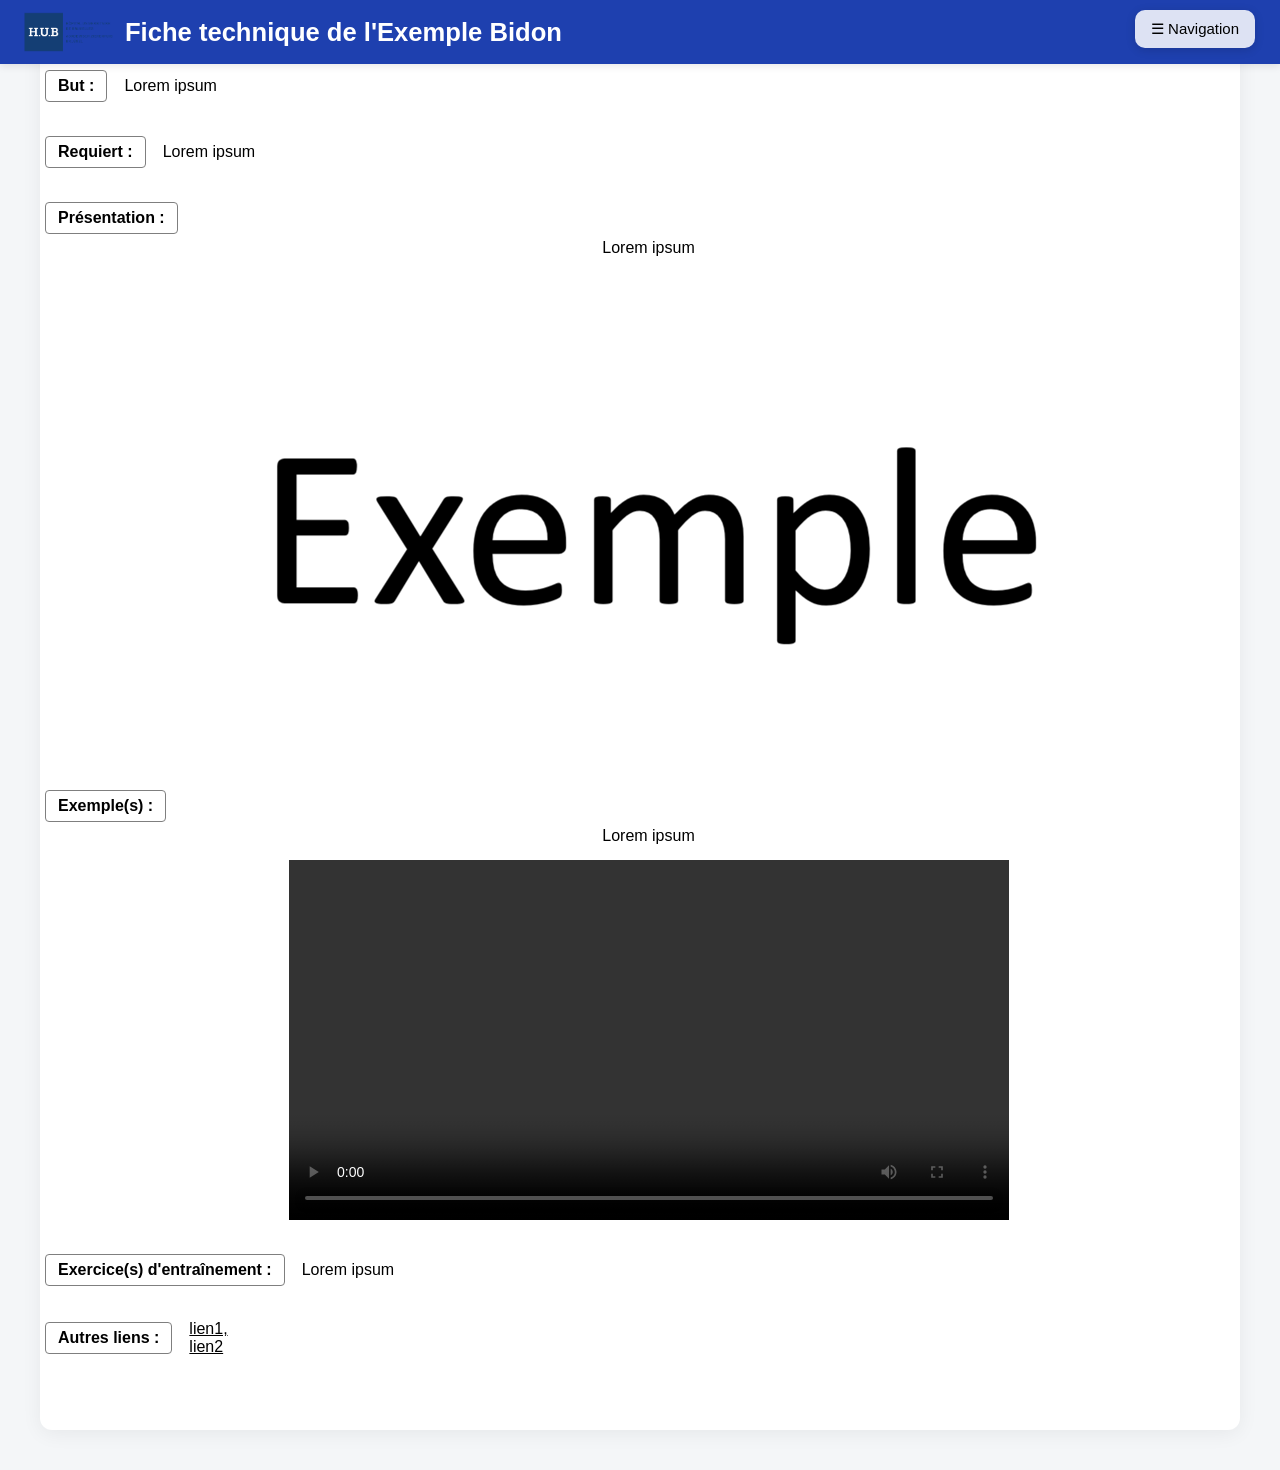
<file: tools/exemple_bidon.html>
<!DOCTYPE html>
<html lang="fr">
<head>
    <meta charset="UTF-8">
    <meta name="viewport" content="width=device-width, initial-scale=1.0">

    <title>Fiche technique de l'Exemple Bidon</title>

    <link rel="stylesheet" href="../css/global.css">


</head>

<body>

  <app-nav></app-nav>

  <div class="page-wrapper">
    <main class="fiche">
        <dl>
          <div class="fiche-row">
            <dt class="fiche-label">But :</dt>
            <dd class="fiche-value">Lorem ipsum</dd>
          </div>
    
          <div class="fiche-row">
            <dt class="fiche-label">Requiert :</dt>
            <dd class="fiche-value">Lorem ipsum</dd>
          </div>
    
          <div class="fiche-row">
            <dt class="fiche-label">Présentation :</dt>
            <dd class="fiche-value media">
              Lorem ipsum
              <img src="../images/image_test.png" alt="Description de l'image = Exemple">
            </dd>
          </div>
    
          <div class="fiche-row">
            <dt class="fiche-label">Exemple(s) :</dt>
            <dd class="fiche-value media">
              Lorem ipsum
              <video src="../videos/video_test.mp4" controls width="720"></video>
            </dd>
          </div>
    
          <div class="fiche-row">
            <dt class="fiche-label">Exercice(s) d'entraînement :</dt>
            <dd class="fiche-value">Lorem ipsum</dd>
          </div>
    
          <div class="fiche-row">
            <dt class="fiche-label">Autres liens :</dt>
            <dd class="fiche-value fiche-links">
              <a href="#">lien1,</a>
              <a href="#">lien2</a>
            </dd>
          </div>
        </dl>
    </main>
  </div>
    

</body>

    <!-- Ref JavaScript -->
    <script src="../js/toolbox.js"></script>
    <script src="../js/navbar.js"></script> 

</html>
</file>
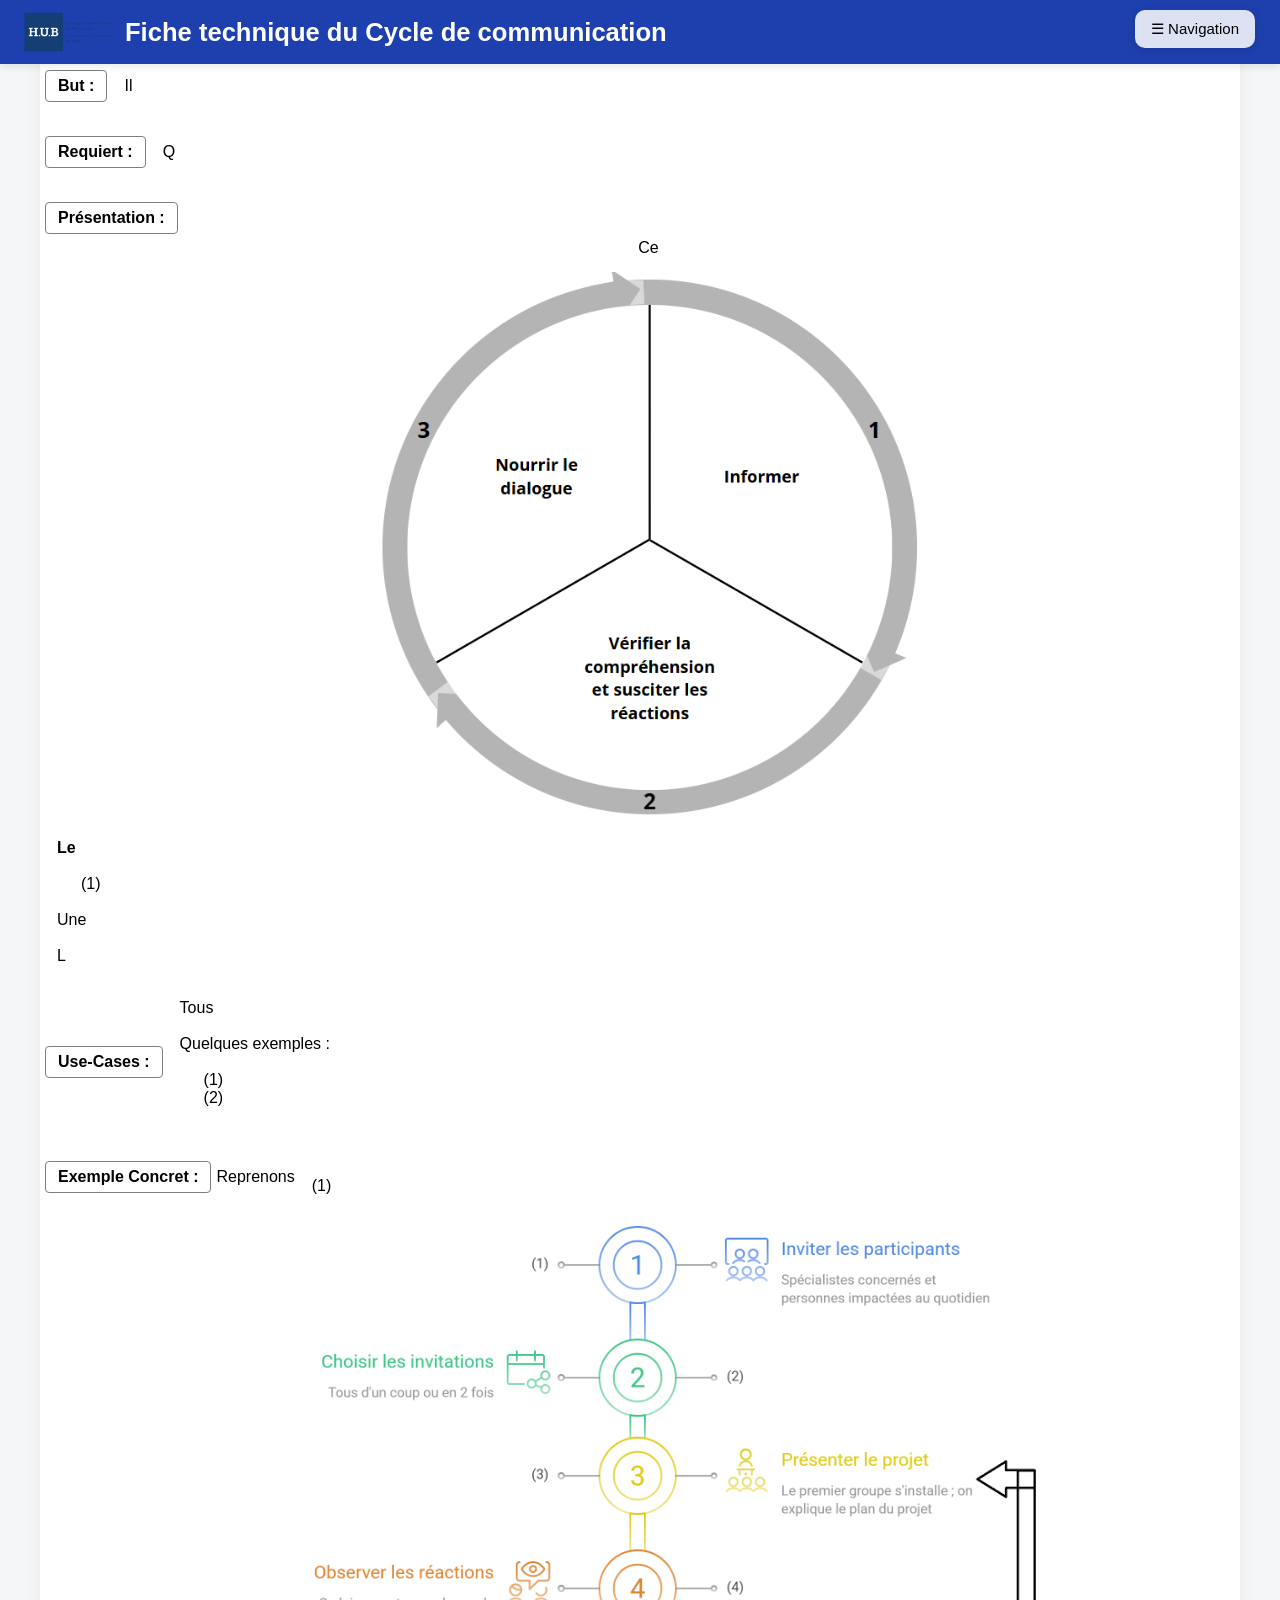
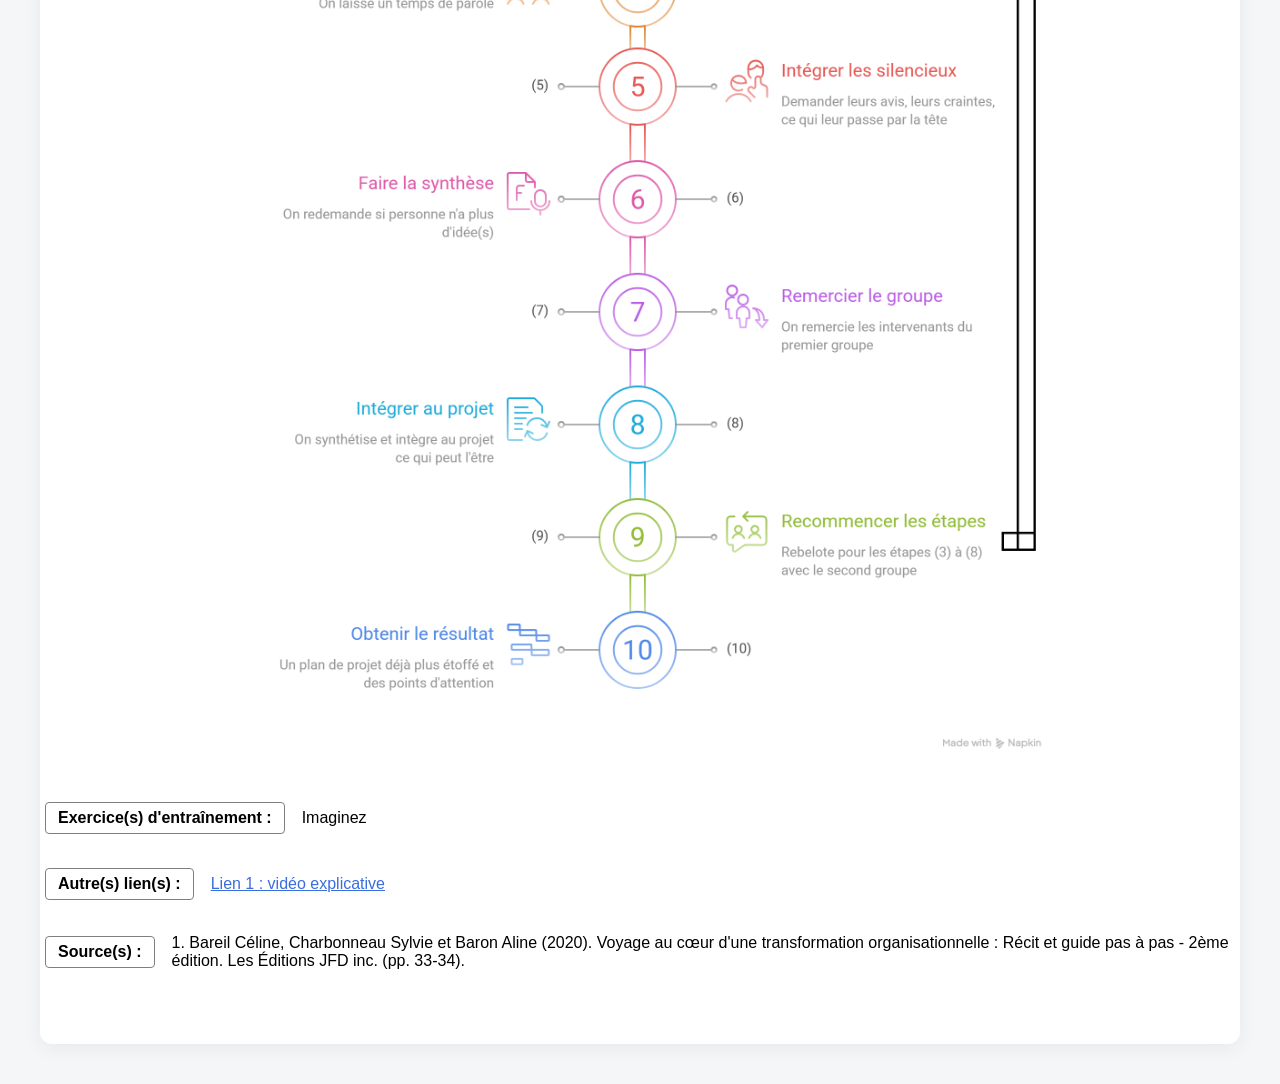
<file: tools/format_vide.html>
<!DOCTYPE html>
<html lang="fr">
<head>
    <meta charset="UTF-8">
    <title>Fiche technique du Cycle de communication</title>
    <link rel="stylesheet" href="../css/global.css">
    <script src="../js/navbar.js"></script>
</head>
<body>

    <!-- Reusable Component -->
    <app-nav></app-nav>

    <div class="page-wrapper">
    <main class="fiche">
        <dl>
          <div class="fiche-row">
            <dt class="fiche-label">But :</dt>
            <dd class="fiche-value">Il </dd>
          </div>
    
          <div class="fiche-row">
            <dt class="fiche-label">Requiert :</dt>
            <dd class="fiche-value">Q</dd>
          </div>
    
          <div class="fiche-row">
            <dt class="fiche-label">Présentation :</dt>
            <dd class="fiche-value media">
              <a>Ce </a>
              <img src="../images/cycle_communication.png" alt="Cycle de communication schéma Bareil" style="width: 50%">
            </dd>
            <dd class="fiche-value"> <br> <b>Le </b>
              <span class="content" style="padding-left: 12px;">
                <br> (1)  
              </span>
              <br> Une 
              <br><br> L
            </dd>
          </div>
    
          <div class="fiche-row">
            <dt class="fiche-label">Use-Cases :</dt>
            <dd class="fiche-value">
              Tous  
              <br><br> Quelques exemples :
              <span class="content" style="padding-left: 12px;">
                <br> (1) 
                <br> (2) 
              </span> 
              <br>
            </dd>
          </div>

          <div class="fiche-row">
            <dt class="fiche-label">Exemple Concret :</dt>
            <a>Reprenons </a>
            <dd class="fiche-value">
              <br> (1) 
            </dd>
            <dd class="fiche-value media">
              <img src="../images/cycle_communication_2.png" alt="Cycle de communication schéma Bareil" style="width: 70%">
            </dd>
          </div>
    
          <div class="fiche-row">
            <dt class="fiche-label">Exercice(s) d'entraînement :</dt>
            <dd class="fiche-value">Imaginez </dd>
          </div>
    
          <div class="fiche-row">
            <dt class="fiche-label">Autre(s) lien(s) :</dt>
            <dd class="fiche-value fiche-links">
              <a href="https://study.com/academy/lesson/communication-cycle-definition-stages.html" style="color:rgb(58, 109, 221)">Lien 1 : vidéo explicative</a>
            </dd>
          </div>

          <div class="fiche-row">
            <dt class="fiche-label">Source(s) :</dt>
            <dd class="fiche-value">
              1. Bareil Céline, Charbonneau Sylvie et Baron Aline (2020). Voyage au cœur d'une transformation organisationnelle : Récit et guide pas à pas - 2ème édition. Les Éditions JFD inc. (pp. 33-34).
            </dd>
          </div>
        </dl>
    </main>
  </div>
    

</body>


</html>
</file>
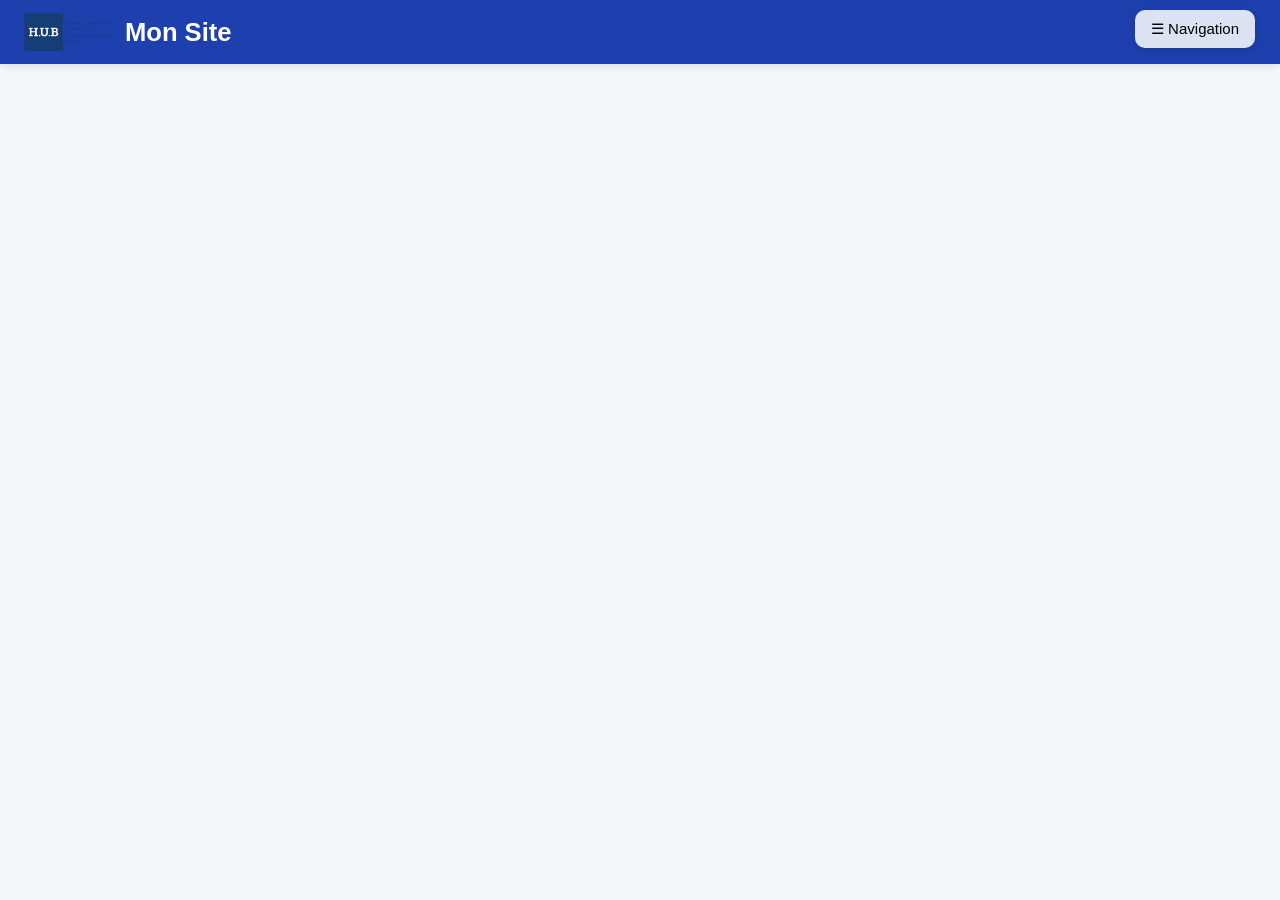
<file: tools/test.html>
<!DOCTYPE html>
<html lang="fr">
<head>
    <meta charset="UTF-8">
    <title>Mon Site</title>
    <link rel="stylesheet" href="../css/global.css">
    <script src="../js/navbar.js"></script>
</head>
<body>

    <!-- Reusable Component -->
    <app-nav></app-nav>

    <!-- Rest of your page content -->
    <main>
        <h1>Contenu de la page</h1>
    </main>

</body>
</html>
</file>
<file: css/global.css>
/* =========================
   Body
   ========================= */

/* Overall page background */
body {
    background-color: #f4f6f8; /* Soft grey/off-white background */
    margin: 0;
    font-family: Arial, sans-serif;
}

/* Centered content container */
.page-wrapper {
    max-width: 1200px;         /* Controls how wide your content area can get */
    margin: 40px auto;         /* Centers the container horizontally with top/bottom spacing */
    background-color: #ffffff; /* Crisp white background for your actual content */
    border-radius: 12px;       /* Softly rounds the corners */
    box-shadow: 0 4px 20px rgba(0, 0, 0, 0.06); /* Subtle shadow to lift it off the background */
    padding: 40px;             /* Internal padding so content doesn't touch the edges */
    padding-top: 0;
    padding-left: 0;
    padding-right: 0;
    overflow: hidden;
    box-sizing: border-box;
}

/* Responsive adjustment for smaller screens */
@media (max-width: 1240px) {
    .page-wrapper {
        margin: 20px;          /* Adds breathing room on smaller screens */
        padding: 20px;
    }
}


/* =========================
   Tags
   ========================= */

.tag {
    display: inline-block;
    padding: 6px 12px;
    margin: 6px;
    border-radius: 20px;
    background-color: #e2e8f0;
    color: #1e293b;
    cursor: pointer;
    transition: 0.2s;
    font-size: 0.95rem;
}

.tag:hover {
    background-color: #cbd5e1;
}

.tag.selected {
    background-color: #3b82f6;
    color: white;
}


/* =========================
   Filters
   ========================= */

.filters,
.selected-filters {
    margin: 16px 0;
}


/* =========================
   Table
   ========================= */

table {
    width: 100%;
    border-collapse: collapse;
    margin-top: 20px;
    background: white;
    border-radius: 8px;
    overflow: hidden;
    box-shadow: 0 2px 6px rgba(0, 0, 0, 0.1);
}

th,
td {
    padding: 12px;
    text-align: left;
    border-bottom: 1px solid #e2e8f0;
}

th {
    background: #f1f5f9;
    color: #334155;
}

#resultsTable tbody tr {
    cursor: pointer;
}

#resultsTable tbody tr:hover {
    background-color: #e0e0e0;
}


/* =========================
   Titles
   ========================= */

h2 {
    color: #1e40af;
}

/* =========================
   Content
   ========================= */

.content {
    display: block; /* Forces this specific text onto a new line */
    margin-left: 12px;
}

/* =========================
   Navigation bar
   ========================= */

.navbar {
    position: fixed;
    top: 0;
    left: 0;
    width: 100%;

    box-sizing: border-box;

    background-color: #1e40af;
    color: white;
    padding: 12px 24px;

    box-shadow: 0 2px 8px rgba(0, 0, 0, 0.1);
    z-index: 1000;
}

.navbar-content {
    display: flex;
    align-items: center;
    justify-content: flex-start;
}

.app-logo {
    height: 40px;
    margin-right: 12px;
}

.app-name {
    font-size: 1.6rem;
    font-weight: bold;
}

/* =========================
   Floating navigation
   ========================= */

.floating-nav {
    position: fixed;
    top: 10px;
    right: 25px;

    z-index: 2000;

    background-color: rgba(255, 255, 255, 0.85);
    backdrop-filter: blur(8px);

    border-radius: 10px;

    box-shadow: 0 2px 10px rgba(0, 0, 0, 0.15);
}

/* Main navigation button */

.nav-toggle {
    border: none;
    background: transparent;

    padding: 10px 16px;

    font-size: 15px;
    font-weight: 500;

    cursor: pointer;

    border-radius: 10px;
}

.nav-toggle:hover {
    background-color: rgba(0, 0, 0, 0.08);
}


/* Dropdown menu */

.nav-menu {
    display: none;

    flex-direction: column;

    min-width: 140px;

    padding: 5px;
}


/* Show menu */

.nav-menu.show {
    display: flex;
}


/* Links */

.nav-menu a {
    padding: 10px 12px;

    color: #333;
    text-decoration: none;

    border-radius: 6px;
}

.nav-menu a:hover {
    background-color: rgba(0, 0, 0, 0.08);
}


/* =========================
   Toolbox shortcut banner
   ========================= */

.option_banner {
    background-color: #b9f0f7;
    border-radius: 16px;

    padding: 35px 20px;
    margin: 40px auto;

    text-align: center;
}

.title_banner {
    color:#ffffff;
    background-color: #1e40af;
    border-radius: 16px;

    padding: 15px 15px;
    padding-left: 40px;
    margin: 10px auto;

    text-align: start;
}

/* Question */

.option_banner h3 {
    margin: 0 0 25px 0;

    color: #073b63;
    font-size: 1.6rem;
    font-weight: 600;
}

.option_banner .go-button {
    display: inline-block ; 
    background: #109bb5 ;
    color: white ;
    padding: 14px 28px ;
    border-radius: 30px ;
    text-decoration: none ;
    font-size: 1.05rem ;
    font-weight: 600 ;
}


/* Button */

.go-button {
    display: inline-block;

    padding: 14px 28px;

    background-color: #109bb5;
    color: white;

    border-radius: 30px;

    text-decoration: none;

    font-size: 1.05rem;
    font-weight: 600;

    transition:
        background-color 0.2s ease,
        transform 0.2s ease,
        box-shadow 0.2s ease;
}

.mode-btn.active {
    background: #333;
    color: #fff;
}

/* Hover */

.go-button:hover {
    background-color: #087f96;

    transform: translateY(-2px);

    box-shadow: 0 5px 12px rgba(0, 0, 0, 0.15);
}

/* =========================
   Two Splitted parts - invisible table
   ========================= */

.split {
    display: grid;
    grid-template-columns: 1fr 1fr;   /* two equal columns */
    gap: 20px;
}

/* =========================
   Page created or not
   ========================= */

.fini-oui {
    background-color: #d9f2d9;
}

.fini-non {
    background-color: #f8d7da;
}

/* Décale le contenu sous la .navbar fixe (≈ 64px de haut) */
.fiche {
    margin-top: 30px;
}
 
.fiche dl {
    margin: 0;
}
 
.fiche-row {
    display: flex;
    flex-wrap: wrap;
    align-items: center;
    gap: 5px;
    margin-bottom: 34px;
    padding-left: 5px
}

.fiche-label {
    flex: 0 0 auto;
    background-color: #ffffff;
    border: 1px solid #7f7f7f; 
    border-radius: 4px;        
    font-weight: 700;
    padding: 6px 12px;         
}
 
.fiche-value {
    margin: 0;
    flex: 1;             
    padding-left: 12px;
}
 
/* Lines for image or video */
.fiche-value.media {
    flex: 1 1 100%;       
    box-sizing: border-box;
    min-height: 80px;
    display: block;
    text-align: center;
}
 
.fiche-value img,
.fiche-value video,
.fiche-value iframe {
    display: block;
    margin: 15px auto 0 auto;               
    max-width: 100%;
    height: auto;
    text-align: center ;
}
 
.fiche-links a {
    display: block;
    color: inherit;
}
 

/* Carousel Container & Background */
.carousel-background, .carousel_background__Cd5Ek {
    display: block;
    width: 100%;
    background-color: #f9f9f9; /* Adjust background color as needed */
    position: relative;
}

.carousel {
    position: relative;
    overflow: hidden;
    padding: 40px 20px;
    max-width: 1200px;
    margin: 0 auto;
}

.carousel_carouselWrapper__rkHEW {
    overflow: hidden;
    width: 100%;
    position: relative;
}

.carousel_carouselItemWrapper__EPKIt {
    display: flex;
    transition: transform 0.3s ease-in-out;
}

.carouselItem_carouselItem__uF46n {
    min-width: 100%;
    flex: 0 0 100%;
    box-sizing: border-box;
}

.text-image {
    display: flex;
    align-items: center;
    gap: 40px;
    max-width: 800px;
    margin: 0 auto;
}

.text-content {
    display: flex;
    flex-direction: column;
}

/* Carets & Navigation Controls */
.carousel_caretWrapper__Hb21n {
    display: flex;
    align-items: center;
    justify-content: center;
    gap: 20px;
    margin-top: 10px;
}

.carousel_caret__psJO9 {
    background: none;
    border: 1px solid #ccc;
    border-radius: 50%;
    width: 40px;
    height: 40px;
    display: flex;
    align-items: center;
    justify-content: center;
    cursor: pointer;
    background-color: #fff;
}

.carousel_caret__psJO9 svg {
    width: 14px;
    height: 14px;
}

/* Progress Bar & Bubbles */
.carousel_lineWrapper__RP4Yk {
    text-align: center;
    min-width: 150px;
}

.carousel_progress__F5zal {
    height: 6px;
    background-color: #e0e0e0;
    border-radius: 3px;
    overflow: hidden;
    margin-top: 8px;
}

.carousel_bubbleWrapper__4e78Z {
    display: flex;
    gap: 8px;
    justify-content: center;
    margin-top: 15px;
}

.carousel_bubble__h_edT {
    width: 10px;
    height: 10px;
    border-radius: 50%;
    background-color: #ccc;
    cursor: pointer;
    transition: background-color 0.3s;
}

.carousel_currentBubble__r81YZ {
    background-color: var(--primary-color, #007bff);
}
</file>
